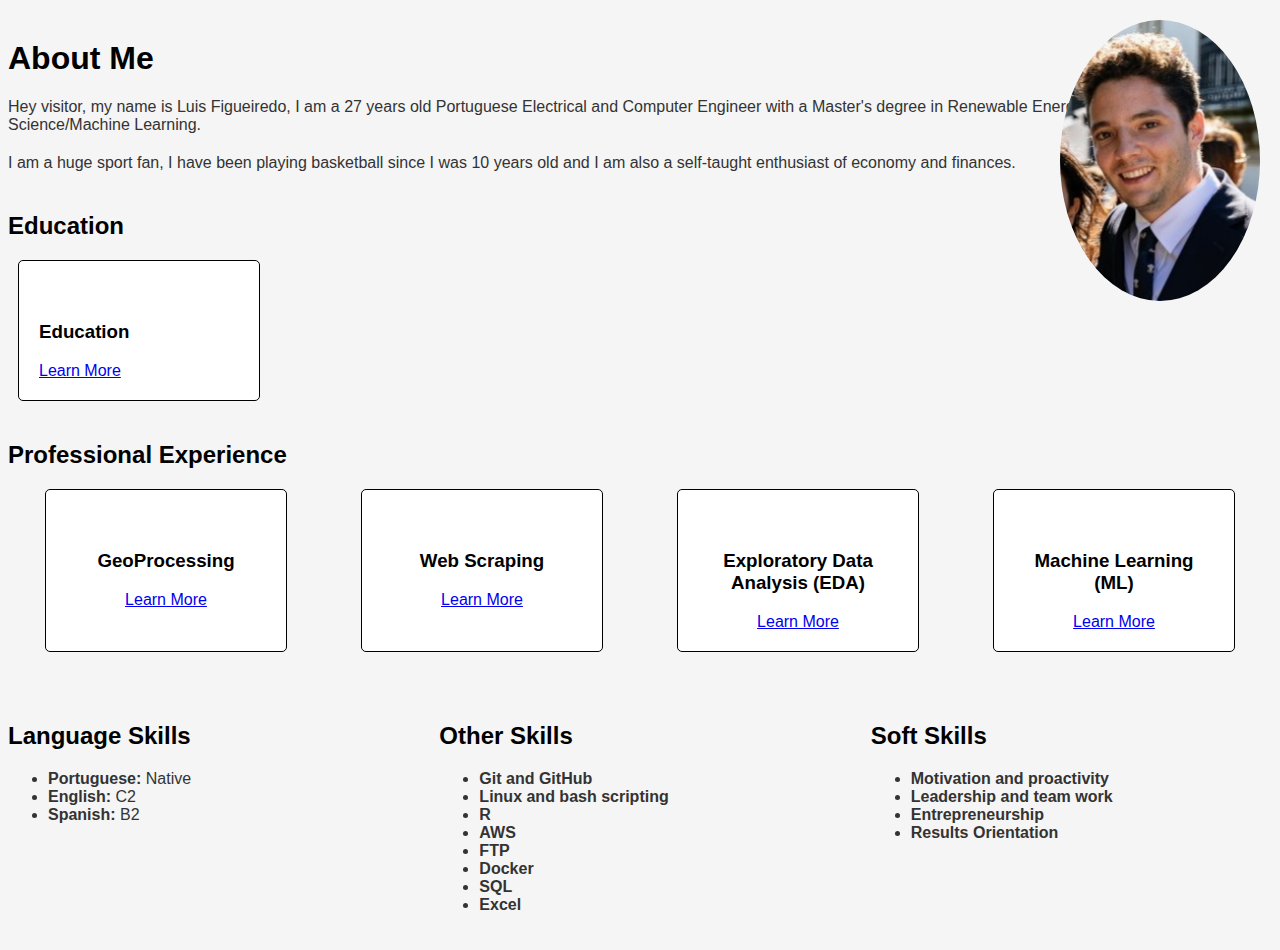
<file: index.html>
<!DOCTYPE html>
<html lang="en">
<head>
  <meta charset="UTF-8">
  <meta name="viewport" content="width=device-width, initial-scale=1.0">
  <title>Luis Figueiredo Resume</title>
  <link rel="stylesheet" href="styles.css">
</head>
<body>

  <!-- Introduction Section -->
  <section id="introduction">
    <h1>About Me</h1>
    <p>Hey visitor, my name is Luis Figueiredo, I am a 27 years old Portuguese Electrical and Computer Engineer
       with a Master's degree in Renewable Energy and a passion for Data Science/Machine Learning.</p> 
    <p>I am a huge sport fan, I have been playing basketball since I was 10 years old and I am also 
      a self-taught enthusiast of economy and finances.</p>
  </section>

  <!-- Inside your body tag, before other sections -->
  <!-- <img src="../figas_personal/imagens_site/foto.jpg" alt="Luis Figueiredo" class="profile-photo"> -->
  <img src="imagens_site/foto.jpg" alt="Luis Figueiredo" class="profile-photo">


  <!-- Education Section -->
<section id="Education">
    <h2>Education</h2>
    <!-- Add your expertise boxes here -->
    <!-- Each box should be clickable and link to its respective page -->
    <div class="expertise-box" id="education">
      <h3>Education</h3>
      <!-- Link to the page describing your education -->
      <a href="education.html">Learn More</a>
    </div>
  </section>

    <!-- Professional Experience Section -->
<section id="Professional_Experience">
  <div class="professional-experience-wrapper">
    <h2>Professional Experience</h2>
    <div class="expertise-container">
    <!-- Add your expertise boxes here -->
    <!-- Each box should be clickable and link to its respective page -->
      <div class="expertise-box" id="Geoprocessing">
        <h3>GeoProcessing</h3>
        <a href="geoprocessing.html">Learn More</a>
      </div>
      <div class="expertise-box" id="Web Scraping">
        <h3>Web Scraping</h3>
        <a href="scraping.html">Learn More</a>
      </div>
      <div class="expertise-box" id="Exploratory Data Analysis (EDA)">
        <h3>Exploratory Data Analysis (EDA)</h3>
        <a href="eda.html">Learn More</a>
      </div>
      <div class="expertise-box" id="Machine Learning (ML)">
        <h3>Machine Learning (ML)</h3>
        <a href="machine_learning.html">Learn More</a>
      </div>
    </div>
    </div>
  </div>

</section>

<div class="skills-wrapper">
  <!-- Language Skills Section -->
  <section id="language-skills">
    <h2>Language Skills</h2>
    <ul>
        <li>
          <strong>Portuguese:</strong> Native
        </li>
        <li>
          <strong>English:</strong> C2
        </li>
        <li>
            <strong>Spanish:</strong> B2
        </li>
      </ul>
  </section>


  <section id="other-skills">
    <h2>Other Skills</h2>
    <ul>
      <li>
        <strong>Git and GitHub</strong>
      </li>
      <li>
        <strong>Linux and bash scripting</strong>
      </li>
      <li>
        <strong>R</strong>
      </li>
      <li>
        <strong>AWS</strong>
      </li>
      <li>
        <strong>FTP</strong>
      </li>
      <li>
        <strong>Docker</strong>
      </li>
      <li>
        <strong>SQL</strong>
      </li>
      <li>
        <strong>Excel</strong>
      </li>
    </ul>
  </section>

  <!-- Soft Skills and Other Skills Section -->
  <section id="soft-skills">
    <h2>Soft Skills</h2>
    <ul>
        <li>
          <strong>Motivation and proactivity</strong>
        </li>
        <li>
          <strong>Leadership and team work</strong>
        </li>
        <li>
            <strong>Entrepreneurship</strong>
        </li>
        <li>
          <strong>Results Orientation</strong>
      </li>
      </ul>
  </section>
</div>


  <!-- JavaScript -->
  <script src="scripts.js"></script>
</body>
</html>
</file>
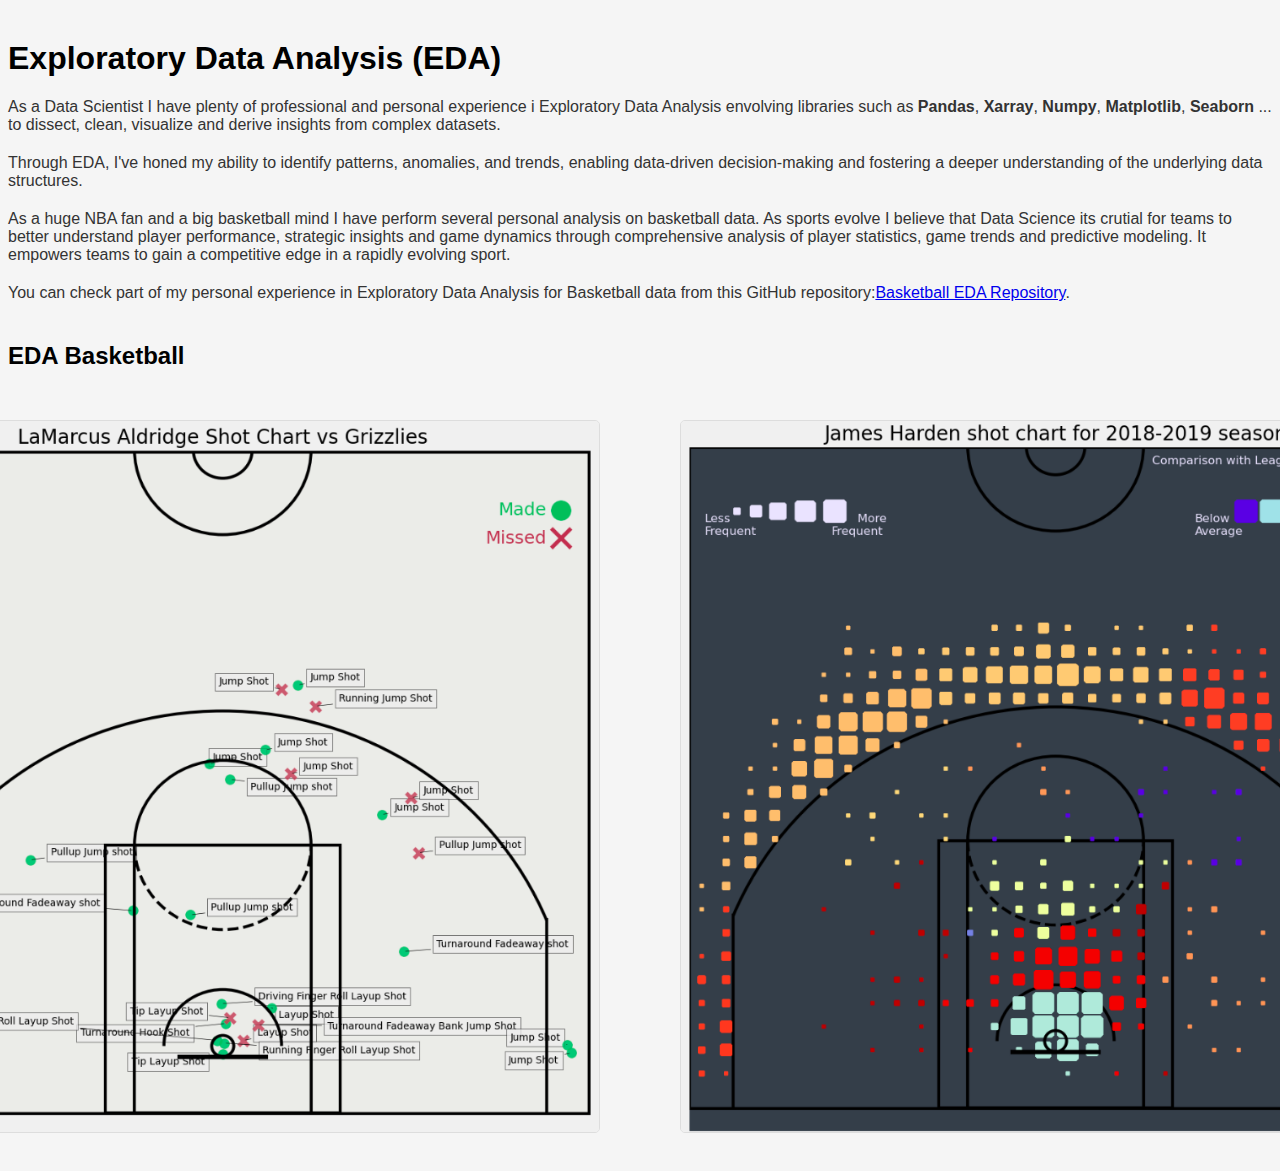
<file: eda.html>
<!DOCTYPE html>
<html lang="en">
<head>
  <meta charset="UTF-8">
  <meta name="viewport" content="width=device-width, initial-scale=1.0">
  <title>Web Scraping</title>
  <link rel="stylesheet" href="styles.css">
</head>
<body>
  <h1>Exploratory Data Analysis (EDA)</h1>

  <p>As a Data Scientist I have plenty of professional and personal experience i Exploratory Data Analysis
    envolving libraries such as <strong>Pandas</strong>, <strong>Xarray</strong>, <strong>Numpy</strong>,
    <strong>Matplotlib</strong>, <strong>Seaborn</strong> ...  to dissect, clean, visualize and derive insights from 
    complex datasets.</p>

  <p>Through EDA, I've honed my ability to identify patterns, anomalies, and trends, enabling data-driven
    decision-making and fostering a deeper understanding of the underlying data structures.</p>

  <p>As a huge NBA fan and a big basketball mind I have perform several personal analysis on basketball data. As sports
    evolve I believe that Data Science its crutial for teams to better understand player performance, 
    strategic insights and game dynamics through comprehensive analysis of player statistics, game trends
    and predictive modeling. It empowers teams to gain a competitive edge in a rapidly evolving sport.</p>

  <p>You can check part of my personal experience in Exploratory Data Analysis for Basketball data
    from this GitHub repository:<a href="https://github.com/Figas23/basketball">Basketball EDA Repository</a>.</p>


  <h2>EDA Basketball</h2>

  <div class="basketball-shot-chart">
    <!-- <img src="../figas_personal/imagens_site/lamarcus_shots.png" alt="Lamarcus Shot Chart VS Grizzlies">
    <img src="../figas_personal/imagens_site/harden_shots.png" alt="Harden Shot Chart 2018-2019"> -->
    <img src="imagens_site/lamarcus_shots.png" alt="Lamarcus Shot Chart VS Grizzlies">
    <img src="imagens_site/harden_shots.png" alt="Harden Shot Chart 2018-2019">
  </div>


</body>
</html>
</file>
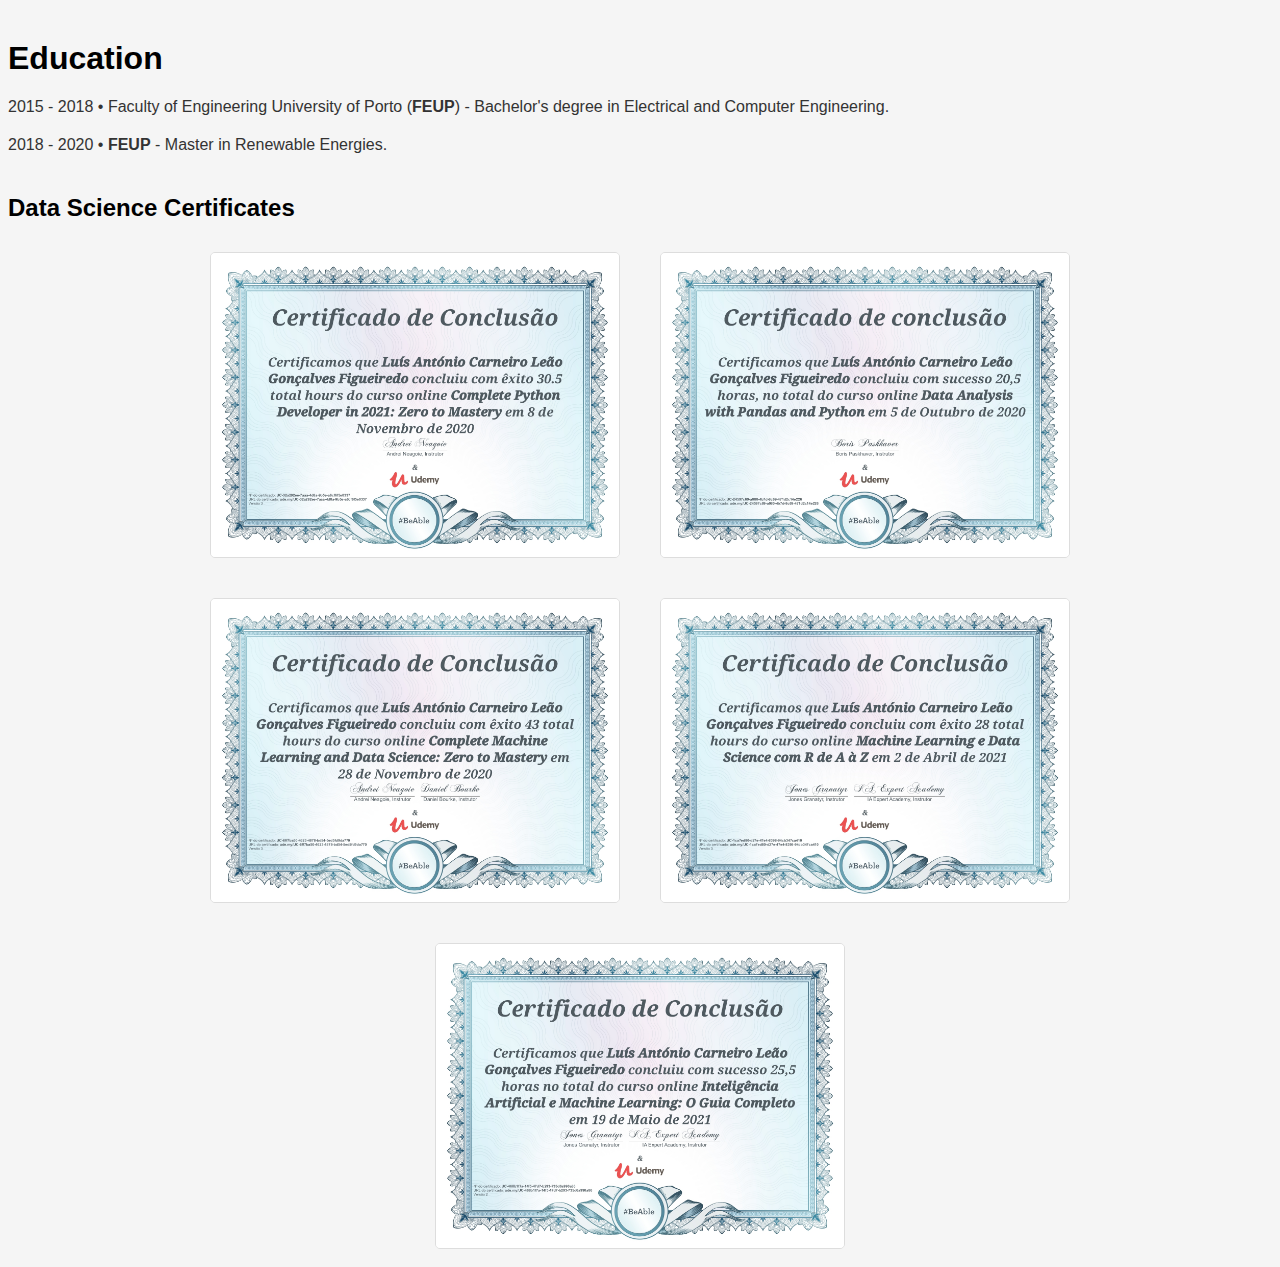
<file: education.html>
<!DOCTYPE html>
<html lang="en">
<head>
  <meta charset="UTF-8">
  <meta name="viewport" content="width=device-width, initial-scale=1.0">
  <title>Education</title>
  <link rel="stylesheet" href="styles.css">
</head>
<body>
  <h1>Education</h1>

  <p>2015 - 2018 • Faculty of Engineering University of Porto (<strong>FEUP</strong>) - Bachelor's degree in Electrical and Computer Engineering.</p>
  <p>2018 - 2020 • <strong>FEUP</strong> - Master in Renewable Energies.</p>

  <h2>Data Science Certificates</h2>

  <!-- Add images of certificates -->
  <div class="certificate-images">
    <!-- <img src="../figas_personal/certificados/Python.jpg" alt="Complete Python Developer in 2021: Zero to Mastery">
    <img src="../figas_personal/certificados/Data_Analysis.jpg" alt="Data Analysis with Pandas and Python">
    <img src="../figas_personal/certificados/Machine_Learning_and_Data_Science.jpg" alt="Complete Machine Learning and Data Science: Zero to Mastery">
    <img src="../figas_personal/certificados/Machine_Learning.jpg" alt="Machine Learning and Data Science com R de A À Z">
    <img src="../figas_personal/certificados/IA_and_Machine_Learning.jpg" alt="Inteligência Artificial e Machine Learning: o Guia Completo"> -->
    <img src="imagens_site/Python.jpg" alt="Complete Python Developer in 2021: Zero to Mastery">
    <img src="imagens_site/Data_Analysis.jpg" alt="Data Analysis with Pandas and Python">
    <img src="imagens_site/Machine_Learning_and_Data_Science.jpg" alt="Complete Machine Learning and Data Science: Zero to Mastery">
    <img src="imagens_site/Machine_Learning.jpg" alt="Machine Learning and Data Science com R de A À Z">
    <img src="imagens_site/IA_and_Machine_Learning.jpg" alt="Inteligência Artificial e Machine Learning: o Guia Completo">
    <!-- Add more images as needed -->
  </div>

</body>
</html>
</file>
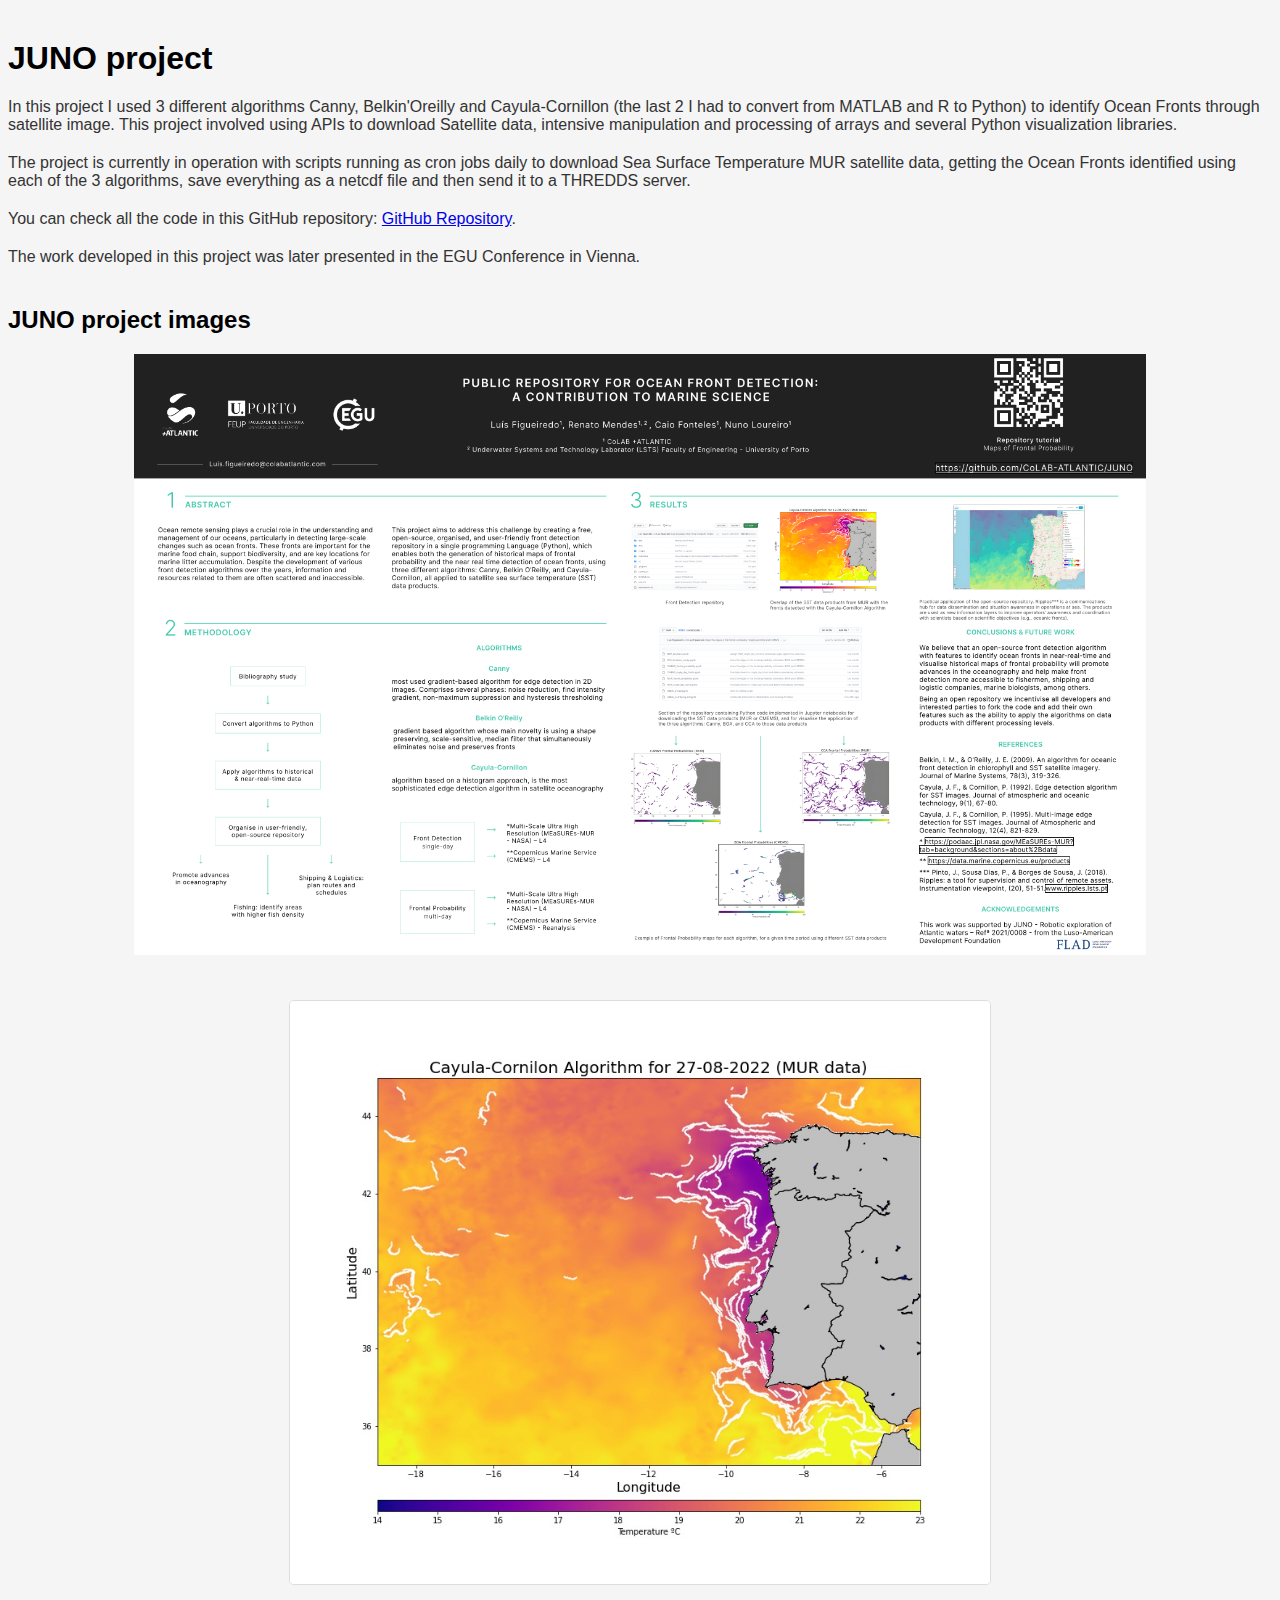
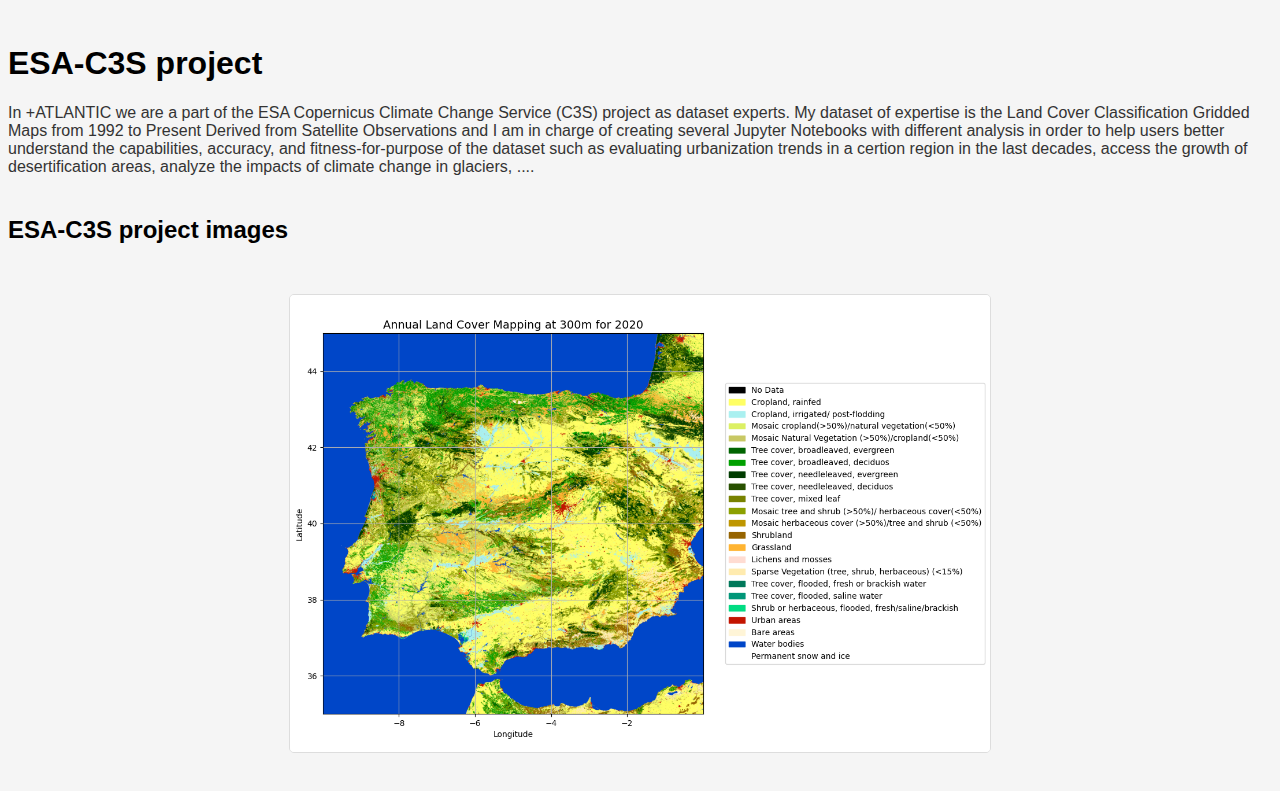
<file: geoprocessing.html>
<!DOCTYPE html>
<html lang="en">
<head>
  <meta charset="UTF-8">
  <meta name="viewport" content="width=device-width, initial-scale=1.0">
  <title>GeoProcessing</title>
  <link rel="stylesheet" href="styles.css">
</head>
<body>
  <h1>JUNO project</h1>

  <p>In this project I used 3 different algorithms Canny, Belkin'Oreilly and Cayula-Cornillon (the last 2 I 
    had to convert from MATLAB and R to Python) to identify Ocean Fronts through satellite image. This
    project involved using APIs to download Satellite data, intensive manipulation and processing of arrays
    and several Python visualization libraries.</p>
    
  <p>The project is currently in operation with scripts running as cron jobs daily to download Sea Surface Temperature
    MUR satellite data, getting the Ocean Fronts identified using each of the 3 algorithms, save everything 
    as a netcdf file and then send it to a THREDDS server.<p>

  <p>You can check all the code in this GitHub repository:
    <a href="https://github.com/CoLAB-ATLANTIC/JUNO">GitHub Repository</a>.</p>

  <p>The work developed in this project was later presented in the EGU Conference in Vienna.</p>



  <h2>JUNO project images</h2>

  <div class="poster-image">
    <!--<img src="../figas_personal/imagens_site/egu_poster.png" alt="Poster presented in the EGU Conference"> -->
    <img src="imagens_site/egu_poster.png" alt="Poster presented in the EGU Conference">
  </div>

  <div class="juno-fronts">
    <!--<img src="../figas_personal/imagens_site/image_27-08-2022.jpg" alt="Fronts identified using Cayula-Cornillon Algorithm in 27 of August 2022"> -->
    <img src="imagens_site/image_27-08-2022.jpg" alt="Fronts identified using Cayula-Cornillon Algorithm in 27 of August 2022">
  </div>


  <h1>ESA-C3S project</h1>

  <p>In +ATLANTIC we are a part of the ESA Copernicus Climate Change Service (C3S) project as dataset experts. 
    My dataset of expertise is the Land Cover Classification Gridded Maps from 1992 to Present Derived from
    Satellite Observations and I am in charge of creating several Jupyter Notebooks with different analysis 
    in order to help users better understand the capabilities, accuracy, and fitness-for-purpose of the dataset such
    as evaluating urbanization trends in a certion region in the last decades, access the growth of 
    desertification areas, analyze the impacts of climate change in glaciers, ....<p>



  <h2>ESA-C3S project images</h2>

  <!-- Add images of certificates -->
  <div class="c3s-images">
    <!-- <img src="../figas_personal/imagens_site/LULC_classes.png" alt="LULC classes in the Iberian Peninsula in 2020"> -->
    <img src="imagens_site/LULC_classes.png" alt="LULC classes in the Iberian Peninsula in 2020">
  </div>

</body>
</html>
</file>
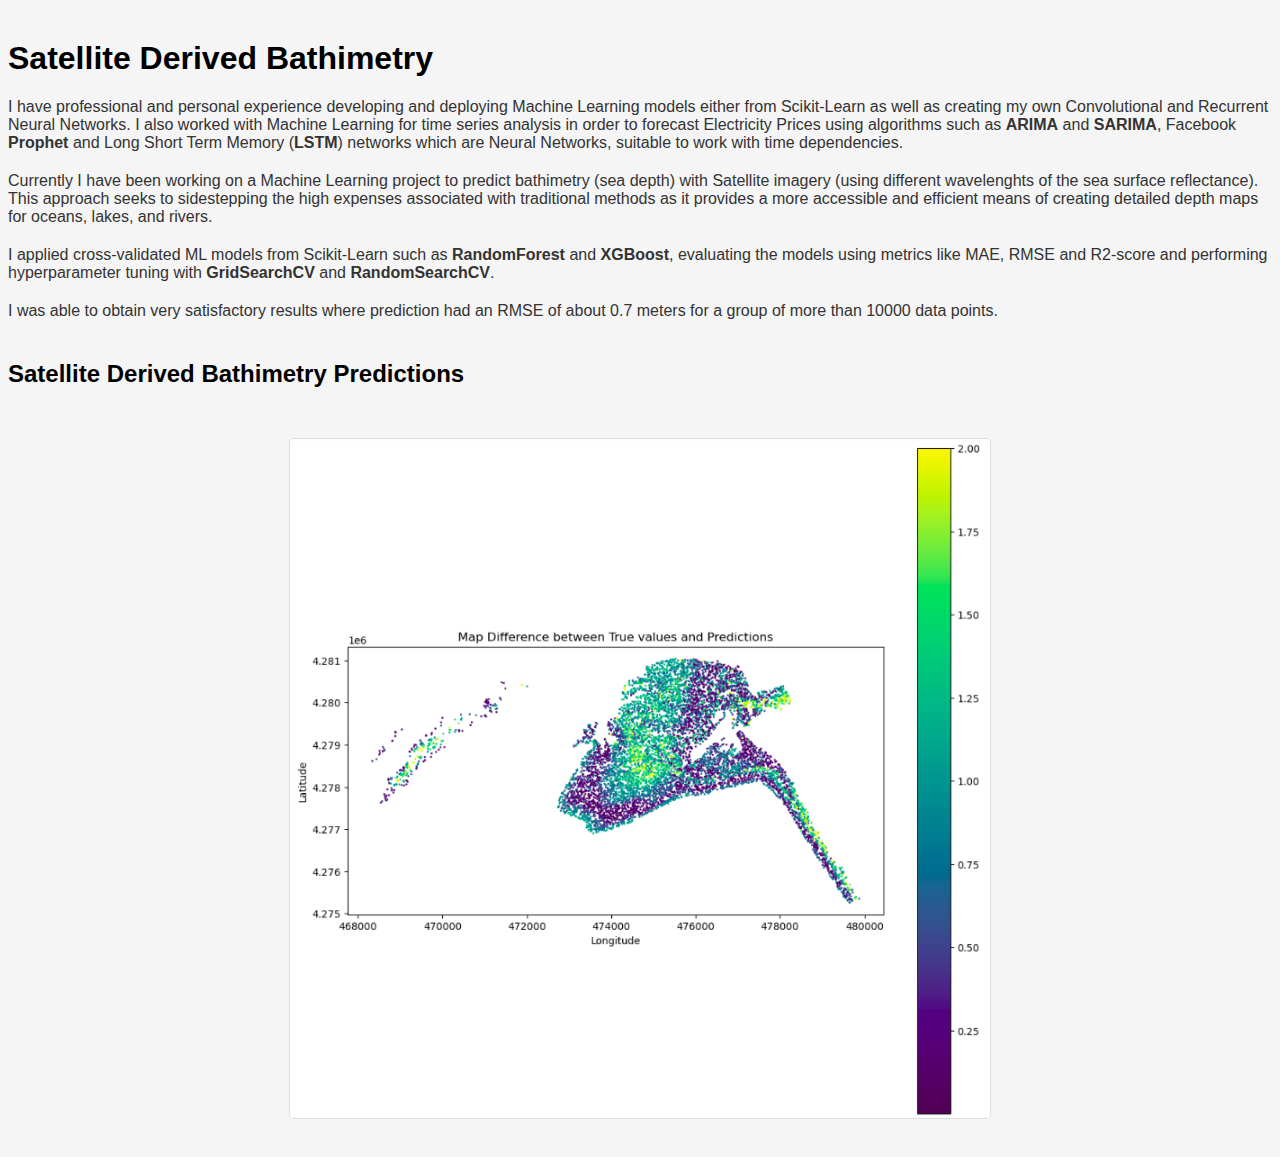
<file: machine_learning.html>
<!DOCTYPE html>
<html lang="en">
<head>
  <meta charset="UTF-8">
  <meta name="viewport" content="width=device-width, initial-scale=1.0">
  <title>Machine Learning</title>
  <link rel="stylesheet" href="styles.css">
</head>
<body>
  <h1>Satellite Derived Bathimetry</h1>

  <p>I have professional and personal experience developing and deploying Machine Learning models either
    from Scikit-Learn as well as creating my own Convolutional and Recurrent Neural Networks. 
    I also worked with Machine Learning for time series analysis in order to forecast Electricity Prices
    using algorithms such as <strong>ARIMA</strong> and <strong>SARIMA</strong>, Facebook <strong>Prophet</strong> 
    and Long Short Term Memory (<strong>LSTM</strong>) networks which are Neural Networks, suitable to work
    with time dependencies. </p>
    
  <p>Currently I have been working on a Machine Learning project to predict bathimetry (sea depth) with Satellite
    imagery (using different wavelenghts of the sea surface reflectance). This approach seeks to sidestepping the
    high expenses associated with traditional methods as it provides a more accessible and efficient means of
    creating detailed depth maps for oceans, lakes, and rivers.</p>

  <p>I applied cross-validated ML models from Scikit-Learn such as <strong>RandomForest</strong> and
    <strong>XGBoost</strong>, evaluating the models using metrics like MAE, RMSE and R2-score and performing
    hyperparameter tuning with <strong>GridSearchCV</strong> and <strong>RandomSearchCV</strong>.</p>


  <p>I was able to obtain very satisfactory results where prediction had an RMSE of about 0.7 meters for a 
    group of more than 10000 data points.</p>


  <h2>Satellite Derived Bathimetry Predictions</h2>

  <div class="bathimetry-pred">
    <!-- <img src="../figas_personal/imagens_site/bathimetry.png" alt="Sattelite Derived Bathimetry Predictions"> -->
    <img src="imagens_site/bathimetry.png" alt="Sattelite Derived Bathimetry Predictions">
  </div>

</body>
</html>
</file>
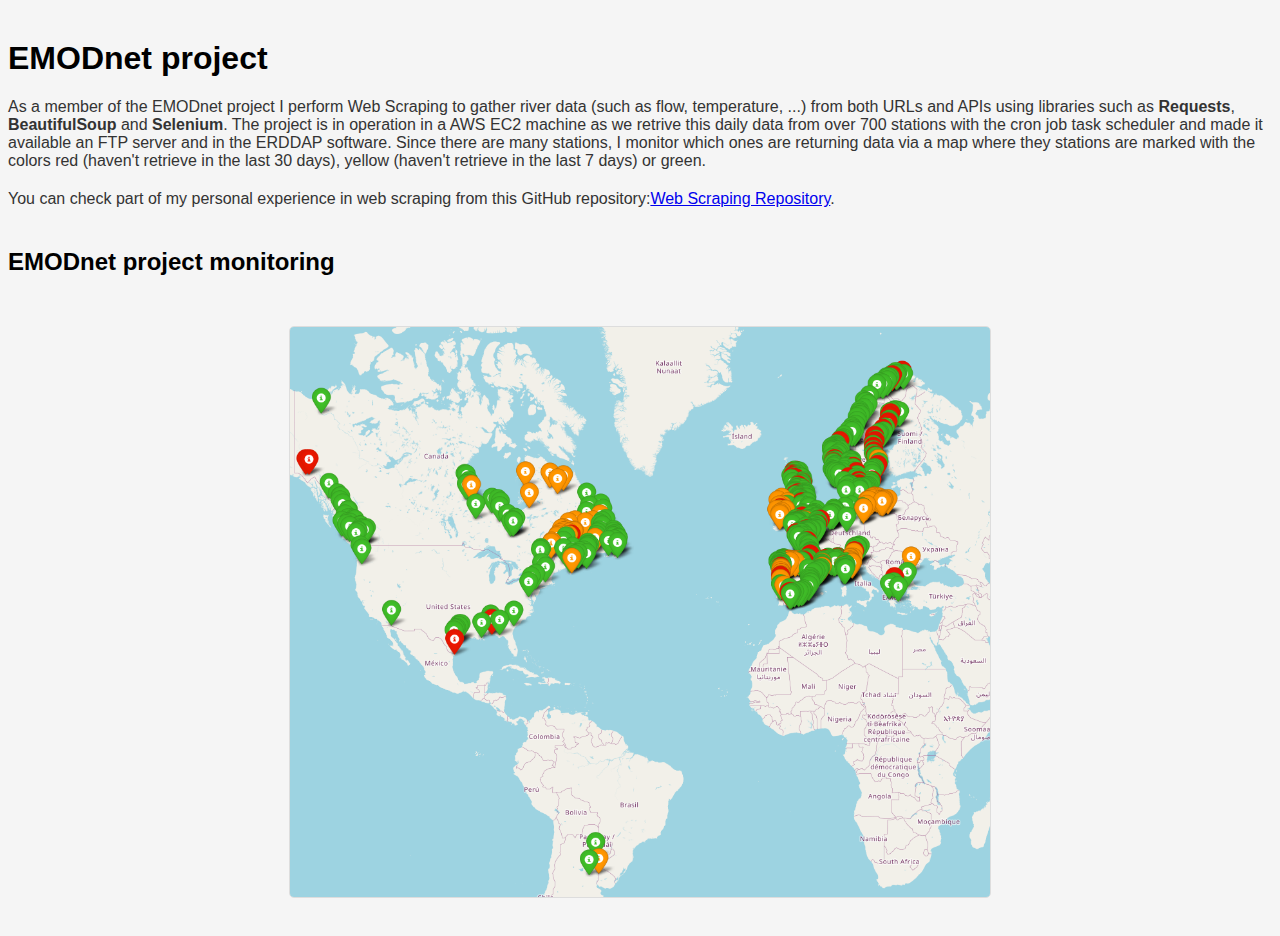
<file: scraping.html>
<!DOCTYPE html>
<html lang="en">
<head>
  <meta charset="UTF-8">
  <meta name="viewport" content="width=device-width, initial-scale=1.0">
  <title>Web Scraping</title>
  <link rel="stylesheet" href="styles.css">
</head>
<body>
  <h1>EMODnet project</h1>

  <p>As a member of the EMODnet project I perform Web Scraping to gather river data (such as flow, temperature, ...)
    from both URLs and APIs using libraries such as <strong>Requests</strong>, <strong>BeautifulSoup</strong>
    and <strong>Selenium</strong>. 
    The project is in operation in a AWS EC2 machine as we retrive this daily data from over 700 stations
    with the cron job task scheduler and made it available an FTP server and in the ERDDAP software.
    Since there are many stations, I monitor which ones are returning data via a map where they stations are marked
    with the colors red (haven't retrieve in the last 30 days), yellow (haven't retrieve in the last 7 days) or green.</p>
    
  <p>You can check part of my personal experience in web scraping
    from this GitHub repository:<a href="https://github.com/Figas23/web_scrapping">Web Scraping Repository</a>.</p>


  <h2>EMODnet project monitoring</h2>

  <div class="emodnet-monitoring">
    <!-- <img src="../figas_personal/imagens_site/web_scraping_emodnet.png" alt="Monitoring Map for EMODnet"> -->
    <img src="imagens_site/web_scraping_emodnet.png" alt="Monitoring Map for EMODnet">
  </div>


</body>
</html>
</file>
<file: styles.css>
/* styles.css */

/* Basic styling */
body {
    font-family: Arial, sans-serif;
    margin: 200 px;
    padding: 0;
    background-color: whitesmoke; /* Change the background color as desired */
    color: #333;
  }

  h1, h2, h3 {
    color: black;
    margin-top: 40px; /* Increase top margin */
    /* margin-bottom: 30px; */
  }

  p {
    margin-bottom: 20px;
  }

  /* CSS to position the photo */
  .profile-photo {
    position: fixed; /* Fix the position relative to the viewport */
    top: 20px; /* Distance from the top of the viewport */
    right: 20px; /* Distance from the right of the viewport */
    width: 200px; /* Adjust the width as needed */
    height: auto; /* Maintain aspect ratio */
    border-radius: 50%; /* Optional: round the corners for a circular image */
    z-index: 999; /* Ensure it's above other content */
  }


  /* Style for expertise boxes */
  .expertise-box {
    padding: 20px;
    margin: 10px; /* Adjust margin around boxes */
    border: 1px solid black; /* Change border color */
    border-radius: 5px;
    cursor: pointer;
    background-color: white; /* Box background color */
    transition: all 0.3s ease; /* Smooth transition on hover */
    flex: 1; /* Distribute available space evenly */
    max-width: 200px; /* Limit maximum width of each box */
  }
  
  /* Remove "learn more" button */
  /* .expertise-box a {
    display: none;
  }  */
  
  /* Hover effect */
  .expertise-box:hover {
    background-color: red; /* Change background color on hover */
    color: white; /* Change text color on hover */
  }

  /* Wrapper for Professional Experience */
  .professional-experience-wrapper {
    text-align: center; /* Align content to the center */
    margin-bottom: 20px; /* Add space below the section */
  }
  
  #Professional_Experience h2 {
    text-align: left; /* Align the title to the left */
    margin-bottom: 10px; /* Add some space below the title */
  }
  
  .expertise-container {
    display: flex;
    flex-wrap: nowrap; /* Keep all boxes in a single line */
    justify-content: space-around; /* Distribute space between boxes */
    overflow-x: auto; /* Enable horizontal scrolling if needed */
  }


  
/* Styling for certificates */
  .certificate-images {
    display: flex;
    flex-wrap: wrap;
    justify-content: center;
    gap: 20px; /* Add some gap between images */
  }
  
  .certificate-images img {
    width: calc((100% - 40px) / 3); /* Calculate width for 3 images per row with gap */
    margin: 10px;
    border: 1px solid #ddd;
    border-radius: 5px;
  }
  
  /* Adjust images for smaller screens */
  @media screen and (max-width: 768px) {
    .certificate-images img {
      width: calc((100% - 30px) / 3); /* For smaller screens, show 2 images per row */
    }
  }
    /* Style for the JUNO project images */
  .poster-image {
    display: flex; /* Change display to block for images to appear one under the other */
    flex-wrap: wrap;
    justify-content: center;
  }
  
  .poster-image img {
    width: 80%;
    margin-bottom: 5px; 
  }

    /* Style for the JUNO front image */
  .juno-fronts {
    display: flex;
    justify-content: center;
    gap: 20px;
    margin-top: 20px;
  }
    
  .juno-fronts img {
    width: 700px;
    margin: 20px; /* Add spacing between images */
    border: 1px solid #ddd;
    border-radius: 5px;
  }

  /* Add space around images */
  .c3s-images {
    display: flex;
    justify-content: center;
    gap: 20px; /* Adjust the gap between images */
    margin-top: 20px; /* Add space between sections */
  }
  
  .c3s-images img {
    width: 700px; /* Adjust image width as needed */
    margin: 30px; /* Add margin around images */
    border: 1px solid #ddd;
    border-radius: 5px;
  }

    /* Add space around images */
  .emodnet-monitoring {
    display: flex;
    justify-content: center;
    gap: 20px; /* Adjust the gap between images */
    margin-top: 20px; /* Add space between sections */
    }
    
  .emodnet-monitoring img {
    width: 700px; /* Adjust image width as needed */
    margin: 30px; /* Add margin around images */
    border: 1px solid #ddd;
    border-radius: 5px;
    }

        /* Add space around images */
  .basketball-shot-chart {
    display: flex;
    justify-content: center;
    gap: 20px; /* Adjust the gap between images */
    margin-top: 20px; /* Add space between sections */
    }
    
  .basketball-shot-chart img {
    width: 750px; /* Adjust image width as needed */
    margin: 30px; /* Add margin around images */
    border: 1px solid #ddd;
    border-radius: 5px;
    }

        /* Add space around images */
  .bathimetry-pred {
    display: flex;
    justify-content: center;
    gap: 20px; /* Adjust the gap between images */
    margin-top: 20px; /* Add space between sections */
    }
    
  .bathimetry-pred img {
    width: 700px; /* Adjust image width as needed */
    margin: 30px; /* Add margin around images */
    border: 1px solid #ddd;
    border-radius: 5px;
    }

/* Wrapper for Language Skills, Soft Skills, and Other Skills */
  .skills-wrapper {
    display: flex;
    justify-content: space-between; /* Distribute sections evenly */
    gap: 20px; /* Gap between sections */
    margin-bottom: 20px; /* Add some space below the sections */
  }
  
  /* Language Skills */
  #language-skills,
  #soft-skills,
  #other-skills {
    flex: 1; /* Allow sections to grow and fill the space */
    max-width: calc(33.33% - 20px); /* Limit the maximum width */
  }
</file>
